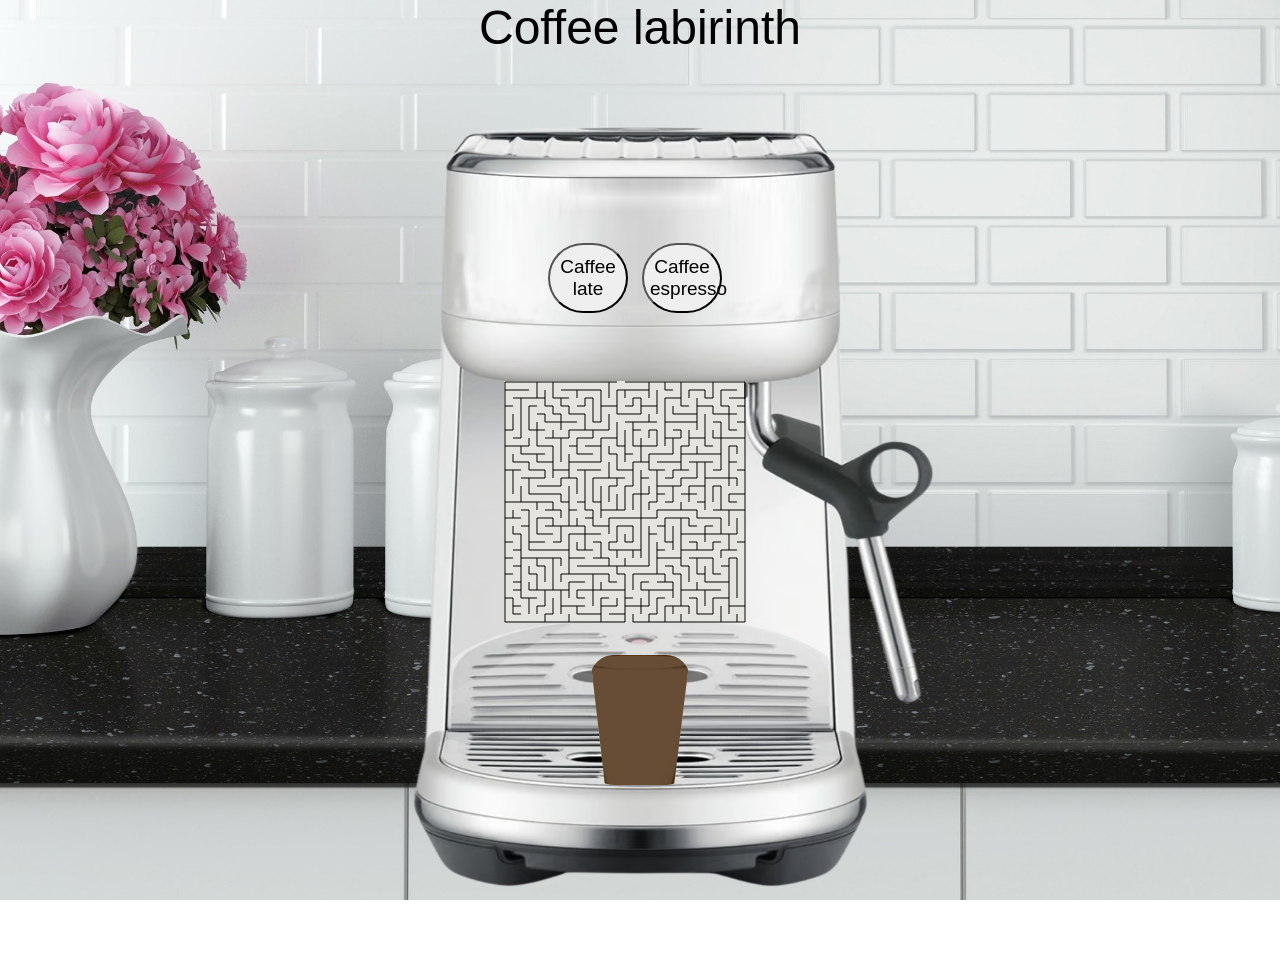
<file: index.html>
<!DOCTYPE html>
<html>
	<head>
		<script src="myscript.js"></script>
		<link rel="stylesheet" href="styles.css">
		<link href="https://fonts.cdnfonts.com/css/afternoon-coffee" rel="stylesheet">
		<link href="https://fonts.cdnfonts.com/css/coffee-shop" rel="stylesheet">
	</head>
	<body>
		<a>Coffee  labirinth</a>
		<div id="glavni">
			<img src="slike/espresomat2.png" alt="espresomat" width="1080" height="900">
			<div id="sredina">
				<div id="gumbi">
					<button class="play" id="play" onclick="drawPath(); moveImageAlongPath();">Caffee late</button>
					<button class="play" id="play2" onclick="drawPath();">Caffee espresso</button>
				</div>
				<div class="ho">
					<canvas id="canvas" width="400" height="400"></canvas>
					<canvas id="canvas2" width="400" height="400"></canvas>
				</div>
				<div class="glass-ctr">
					<div class="glass"></div>
					<div class="water-ctr"><img src="slike/kozarcek.png" width="140" height="170" style="position: absolute; left: -5px; top: 0px; z-index: 100; opacity: 0.3;">
						<div class="water">
							
						</div>
					</div>
				</div>
				<script>
					drawMaze();
				</script>
			</div>
		</div>
	</body>
</html>
</file>
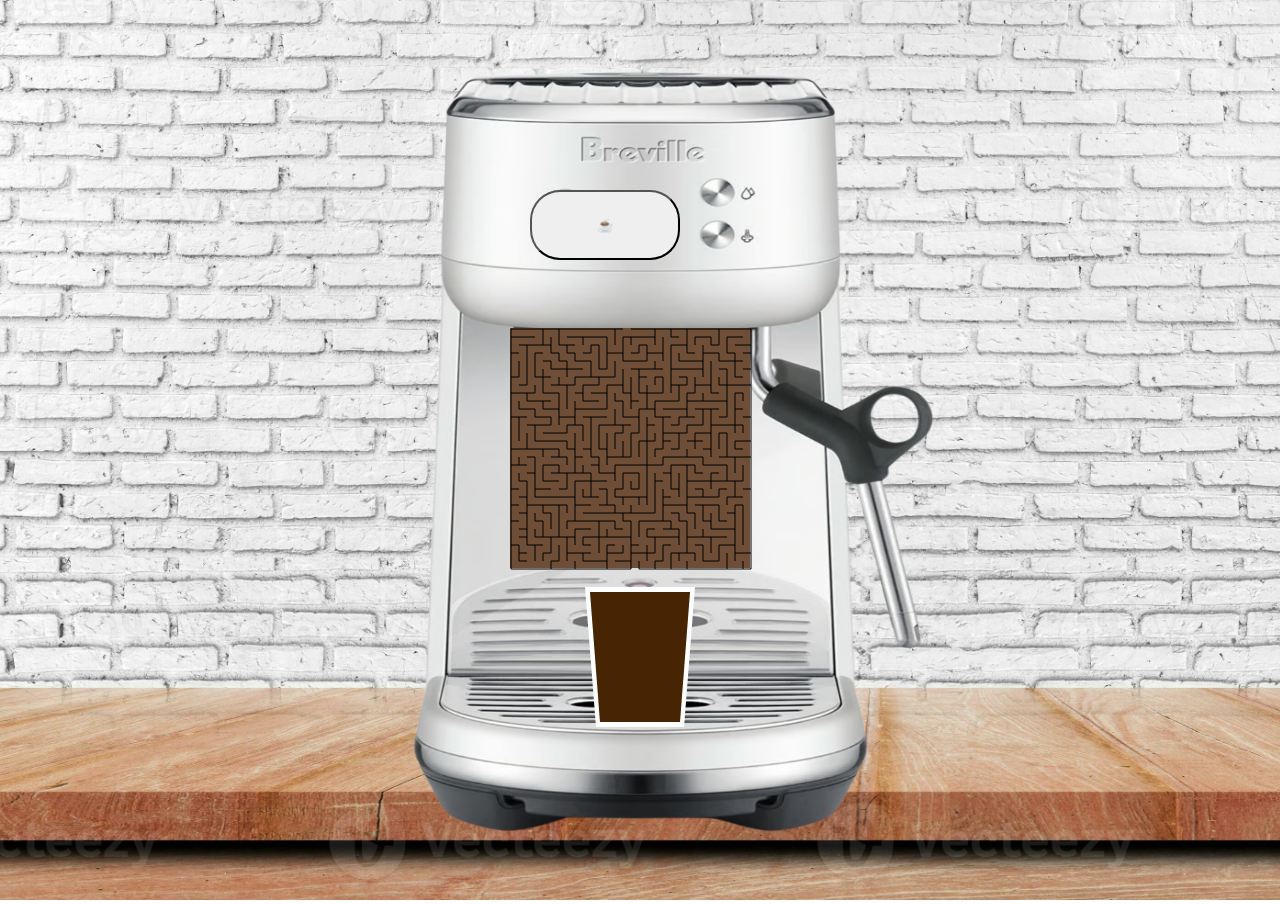
<file: labirint/index.html>
<!DOCTYPE html>
<html>
	<head>
		<script src="myscript.js"></script>
		<link rel="stylesheet" href="styles.css">
	</head>
	<body>
		<div id="glavni">
			<img src="slike/espresomat2.png" alt="espresomat" width="1080" height="900">
			<div id="sredina">
				<div id="gumbi">
					<button class="play" id="play" onclick="drawPath();">☕</button>
				</div>
				<canvas class="canv" id="canvas" width="400" height="400"></canvas>
				<div class="glass-ctr">
					<div class="glass"></div>
					<div class="water-ctr">
						<div class="water"></div>
					</div>
				</div>
				<script>
					drawMaze();
				</script>
			</div>
		</div>
	</body>
</html>
</file>
<file: styles.css>
html, body{
margin: 0%;
padding: 0%;
width: 100%;
height: 100%;
}  
body{
  text-align: center;
  background-image: url(slike/pult.jpg);
  background-repeat: no-repeat;
  background-size: cover;
}
a{
  font-size: 3em;
  margin-top: 10px;
  font-family: 'Afternoon Coffee', sans-serif;
}
.ho{
  position: relative;
  margin:auto auto 0 auto;
  width: fit-content;
}
#canvas{
  display: block;
  position: absolute;
  margin-top: 68px;
  margin-left: 128px;
}
#canvas2 {
  position: relative;
  margin-top: 68px;
  margin-left: 128px;
  top: 0;
}

#glavni{
  width: 100%;
  height: 80%;
}
#sredina{
  width: 100%;
  height: 80%;
  position: absolute;
  top: 0;
  left: 0;
}
.play{
  width: 80px;
  height: 70px;
  margin-top: 243px;
  margin-right: 10px;
  border-radius: 35px;
  font-size: 19px;
  font-family: 'Coffee Shop', sans-serif;
}
.gumbi{
  display: flex;
  justify-content: space-around;
}
.glass-ctr{
  width: 600px;
  height: auto;
  display: flex;
  flex-direction: column;
  align-items: center;
  justify-content: center;
  margin: auto;
}

.glass{
  text-align: center;
  margin-top: -130px;
  width: 190px;
  height: 140px;
  position: absolute;
  -webkit-clip-path: polygon(0 0, 100% 0, 90% 100%, 10% 100%);
  clip-path: polygon(0 0, 100% 0, 90% 100%, 10% 100%);
}

.water-ctr{
  margin-top: -130px;
  top: -10;
  width: 100px;
  height: 130px;
  overflow: hidden;
  border-radius: 24px;
  background-color: rgb(211, 209, 203);
  -webkit-clip-path: polygon(0 0, 100% 0, 90% 100%, 10% 100%);
  clip-path: polygon(0 0, 100% 0, 84% 100%, 15% 100%);
  position: relative;
}

.water{
  width: 4000px;
  height: 800px;
  background-color: rgb(71, 39, 9);
  background-repeat: repeat;
  background-size: contain;
  position: relative;
  z-index: 1;
}

.animate-water{
  animation: mymove 25s;
  animation-fill-mode: forwards;
}

@keyframes mymove {
  0%{right: 0; top: 400px;}
  100%{right: 3400px; top: -30px;}
}
</file>
<file: labirint/styles.css>
html, body{
margin: 0%;
padding: 0%;
width: 100%;
height: 100%;
}  
body{
  text-align: center;
  background-image: url(slike/background.jpg);
  background-repeat: no-repeat;
  background-size: cover;
}
#glavni{
  width: 100%;
  height: 100%;
}
#sredina{

  width: 100%;
  height: 100%;
  position: absolute;
  top: 0;
  left: 0;
}
.canv{
  position: relative;
  margin-top: 68px;
  margin-left: 140px;
}
.play{
  width: 150px;
  height: 70px;
  margin-top: 190px;
  margin-right: 70px;
  border-radius: 30px;
}
.gumbi{
  display: flex;
  justify-content: space-around;
}
.glass-ctr{
  width: 600px;
  height: auto;
  display: flex;
  flex-direction: column;
  align-items: center;
  justify-content: center;
  margin: auto;
}

.glass{
  text-align: center;
  margin-top: -150px;
  width: 110px;
  height: 140px;
  background-color: rgb(255, 255, 255);
  position: absolute;
  -webkit-clip-path: polygon(0 0, 100% 0, 90% 100%, 10% 100%);
  clip-path: polygon(0 0, 100% 0, 90% 100%, 10% 100%);
}

.water-ctr{
  margin-top: -150px;
  top: -10;
  width: 100px;
  height: 130px;
  overflow: hidden;
  background-color: rgba(211, 209, 203, 0.5);
  -webkit-clip-path: polygon(0 0, 100% 0, 90% 100%, 10% 100%);
  clip-path: polygon(0 0, 100% 0, 90% 100%, 10% 100%);
  position: relative;
}

.water{
  width: 4000px;
  height: 800px;
  background-color: rgb(71, 36, 3);
  background-repeat: no-repeat;
  background-size: contain;
  position: relative;
  z-index: 1;
}

.animate-water{
  animation: mymove 25s;
  animation-fill-mode: forwards;
}

@keyframes mymove {
  0%{right: 0; top: 400px;}
  100%{right: 3400px; top: -30px;}
}
</file>
